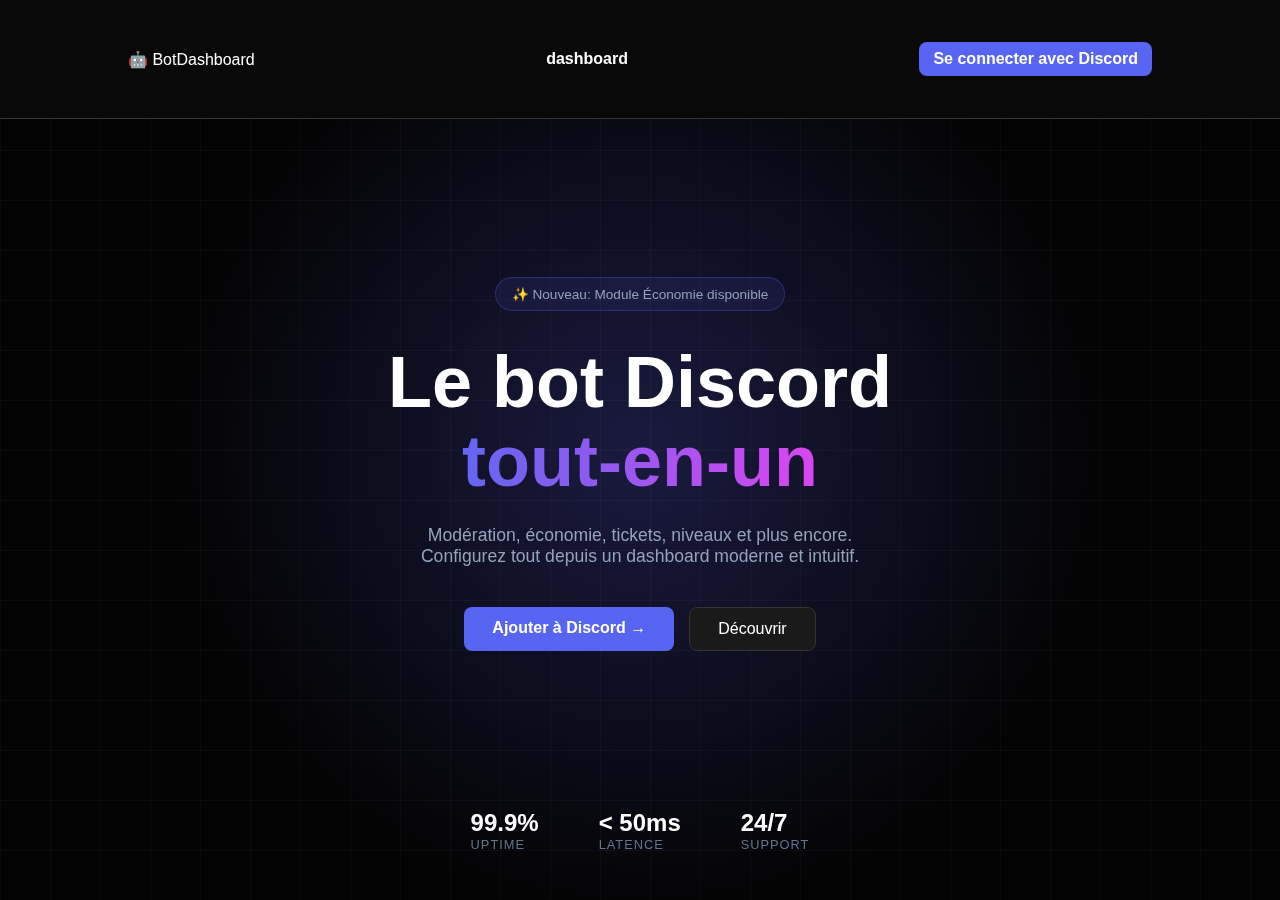
<file: dashboard/index.html>
<!DOCTYPE html>
<html lang="fr">

<head>
    <meta charset="UTF-8">
    <meta name="viewport" content="width=device-width, initial-scale=1.0">
    <title>BotDashboard - Discord</title>
    <link rel="stylesheet" href="style.css">
</head>

<body>

    <div class="grid-bg"></div>

    <header>
    <nav class="navbar">
        <div class="logo">
            <span class="icon">🤖</span> BotDashboard
        </div>

        <h4>dashboard</h4>
        <div class="user-menu">
            <!-- Bouton de connexion Discord - remplace TON_CLIENT_ID et redirect_uri par tes valeurs réelles -->
            <a id="discord-login" class="btn-discord" href="https://discord.com/api/oauth2/authorize?client_id=1457787688517374022&redirect_uri=http%3A%2F%2Ftonsite.com%2Fdis.php&response_type=code&scope=identify%20email">
                Se connecter avec Discord
            </a>
        </div>
    </nav>
    </header>

    <main class="hero">
        <div class="announcement">
            <span>✨</span> Nouveau: Module Économie disponible
        </div>

        <h1>Le bot Discord <br> <span class="gradient-text">tout-en-un</span></h1>

        <p class="description">
            Modération, économie, tickets, niveaux et plus encore.<br>
            Configurez tout depuis un dashboard moderne et intuitif.
        </p>

        <div class="cta-buttons">
            <a href="#" class="btn-primary">Ajouter à Discord <span>→</span></a>
            <a href="decouvrir.html" class="btn-secondary">Découvrir</a>
        </div>
    </main>

    <div class="stats-container">
        <div class="stat-card">
            <span class="stat-value">99.9%</span>
            <span class="stat-label">Uptime</span>
        </div>
        <div class="stat-card">
            <span class="stat-value">
                < 50ms</span>
                    <span class="stat-label">Latence</span>
        </div>
        <div class="stat-card">
            <span class="stat-value">24/7</span>
            <span class="stat-label">Support</span>
        </div>
    </div>

    <footer>

    </footer>

</body>

</html>
</file>
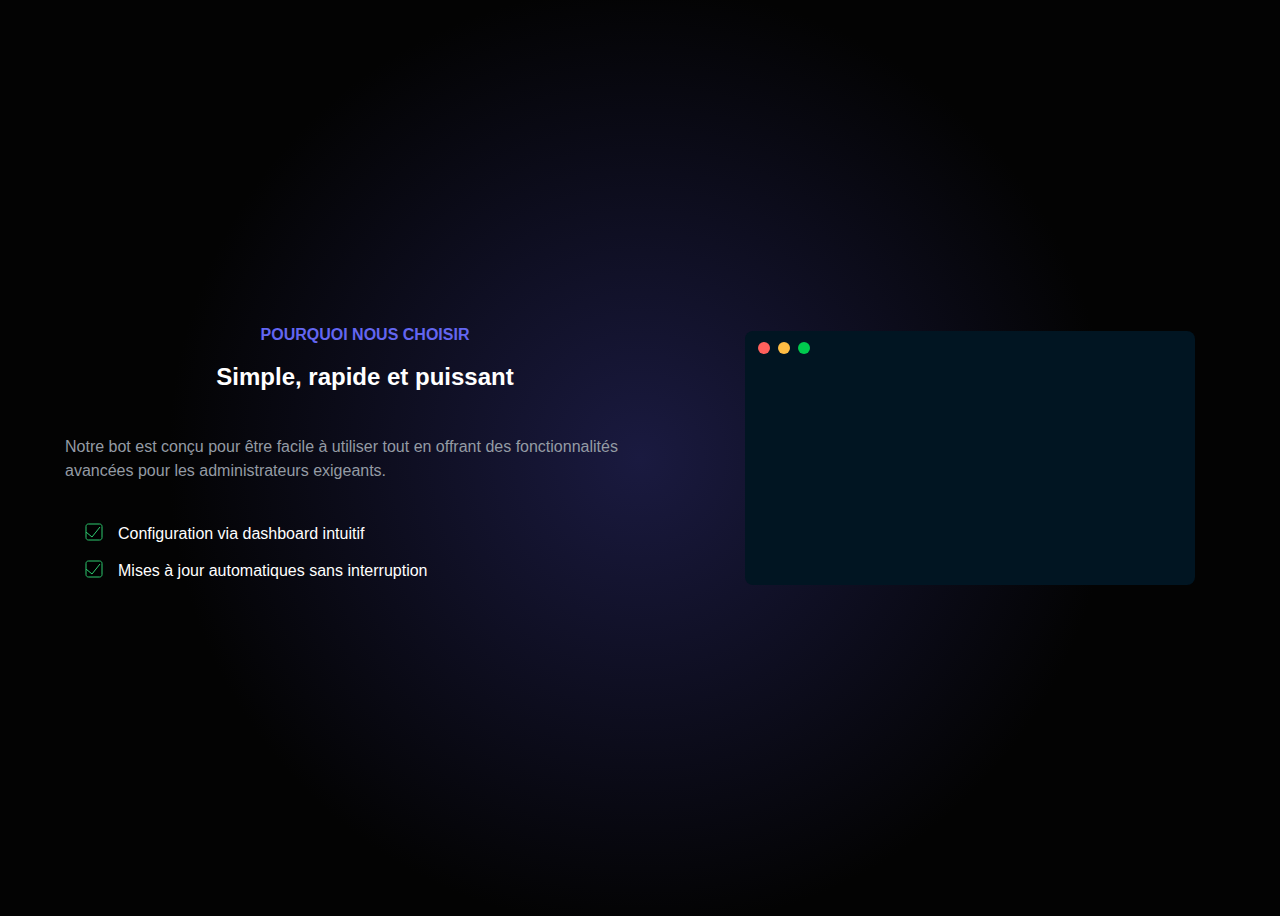
<file: dashboard/decouvrir.html>
<!DOCTYPE html>
<html lang="en">

<head>
    <meta charset="UTF-8">
    <meta name="viewport" content="width=device-width, initial-scale=1.0">
    <title>Document</title>
    <link rel="stylesheet" href="decouvrire.css">
</head>

<body>
    <main>
        <div class="info-section">
            <h5>Pourquoi nous choisir</h5>
            <h2>Simple, rapide et puissant</h2>
            <div class="description-container">
                <p class="bot-description">
                    Notre bot est conçu pour être facile à utiliser tout en offrant des
                    fonctionnalités avancées pour les administrateurs exigeants.
                </p>
            </div>

            <div class="features-list">
                <div class="feature-item">
                    <div class="container">
                        <input style="display: none;" id="cbx1" type="checkbox" checked />
                        <label class="check" for="cbx1">
                            <svg viewBox="0 0 18 18" height="18px" width="18px">
                                <path
                                    d="M1,9 L1,3.5 C1,2 2,1 3.5,1 L14.5,1 C16,1 17,2 17,3.5 L17,14.5 C17,16 16,17 14.5,17 L3.5,17 C2,17 1,16 1,14.5 L1,9 Z">
                                </path>
                                <polyline points="1 9 7 14 15 4"></polyline>
                            </svg>
                        </label>
                    </div>
                    <span class="feature-text">Configuration via dashboard intuitif</span>
                </div>

                <div class="feature-item">
                    <div class="container">
                        <input style="display: none;" id="cbx2" type="checkbox" checked />
                        <label class="check" for="cbx2">
                            <svg viewBox="0 0 18 18" height="18px" width="18px">
                                <path
                                    d="M1,9 L1,3.5 C1,2 2,1 3.5,1 L14.5,1 C16,1 17,2 17,3.5 L17,14.5 C17,16 16,17 14.5,17 L3.5,17 C2,17 1,16 1,14.5 L1,9 Z">
                                </path>
                                <polyline points="1 9 7 14 15 4"></polyline>
                            </svg>
                        </label>
                    </div>
                    <span class="feature-text">Mises à jour automatiques sans interruption</span>
                </div>
            </div>

            <!-- <ul>
                <li> Interface utilisateur intuitive</li>
                <li>Configuration rapide</li>
                <li>Support client dédié</li>
                <li>Mises à jour régulières</li>
                <li>100% gratuit, sans publicité</li>
            </ul> -->
        </div>
        <section class="card-content">
            <div class="card">
                <div class="tools">
                    <div class="circle">
                        <span class="red box"></span>
                    </div>
                    <div class="circle">
                        <span class="yellow box"></span>
                    </div>
                    <div class="circle">
                        <span class="green box"></span>
                    </div>
                </div>
                <div class="card__content">
                </div>
            </div>
        </section>
    </main>
</body>

</html>
</file>
<file: dashboard/style.css>
/* --- CONFIGURATION DE BASE --- */
* {
    margin: 0;
    padding: 0;
    box-sizing: border-box;
}

body {
    background-color: #030303;
    color: #ffffff;
    font-family: 'Inter', -apple-system, sans-serif;
    min-height: 100vh;
    display: flex;
    flex-direction: column;
    overflow-x: hidden;
    /* Effet de lumière diffuse au centre */
    background-image: radial-gradient(circle at 50% 50%, #1a1a40 0%, transparent 60%);
}
header {
    background-color: #090909;
    text-align: center;
    justify-content: space-between;
    border-bottom: 1px solid #333;
    padding: 10px 0;

}

/* header, .navbar, .logo, .icon, h4 , .user-menu {
} */


/* --- GRILLE DE FOND --- */
.grid-bg {
    position: fixed;
    top: 0;
    left: 0;
    width: 100%;
    height: 100%;
    background-image: 
        linear-gradient(to right, rgba(255, 255, 255, 0.03) 1px, transparent 1px),
        linear-gradient(to bottom, rgba(255, 255, 255, 0.03) 1px, transparent 1px);
    background-size: 50px 50px;
    z-index: -1;
}

/* --- NAVIGATION --- */
nav {
    display: flex;
    justify-content: space-between;
    padding: 2rem 10%;
    align-items: center;
}

/* --- SECTION CENTRALE --- */
.hero {
    flex: 1;
    display: flex;
    flex-direction: column;
    align-items: center;
    justify-content: center;
    text-align: center;
    padding: 0 20px;
}

.announcement {
    background: rgba(88, 101, 242, 0.1);
    border: 1px solid rgba(88, 101, 242, 0.3);
    padding: 8px 16px;
    border-radius: 100px;
    font-size: 0.85rem;
    color: #94a3b8;
    margin-bottom: 2rem;
}

h1 {
    font-size: clamp(2.5rem, 8vw, 4.5rem);
    font-weight: 800;
    line-height: 1.1;
    margin-bottom: 1.5rem;
}

/* Effet dégradé sur le texte */
.gradient-text {
    background: linear-gradient(90deg, #6366f1, #d946ef);
    background-clip: text;
    -webkit-text-fill-color: transparent;
}

.description {
    color: #94a3b8;
    font-size: 1.1rem;
    max-width: 600px;
    margin-bottom: 2.5rem;
}

/* --- BOUTONS --- */
.cta-buttons {
    display: flex;
    gap: 15px;
}

.btn-primary {
    background: #5865f2;
    color: white;
    text-decoration: none;
    padding: 12px 28px;
    border-radius: 8px;
    font-weight: 600;
    transition: transform 0.2s;
}

.btn-secondary {
    background: #1a1a1a;
    border: 1px solid #333;
    color: white;
    text-decoration: none;
    padding: 12px 28px;
    border-radius: 8px;
    transition: 0.2s;
}

.btn-primary:hover { transform: translateY(-2px); }
.btn-secondary:hover { background: #252525; }

/* --- FOOTER STATS --- */
.stats-container {
    display: flex;
    justify-content: center;
    gap: 60px;
    padding-bottom: 3rem;
}

.stat-card {
    display: flex;
    flex-direction: column;
}

.stat-value {
    font-size: 1.5rem;
    font-weight: bold;
}

.stat-label {
    font-size: 0.8rem;
    color: #64748b;
    text-transform: uppercase;
    letter-spacing: 1px;
}

/* --- USER MENU / DISCORD BUTTON --- */
.user-menu {
    display: flex;
    align-items: center;
    gap: 10px;
}

.btn-discord {
    background: #5865f2;
    color: #fff;
    text-decoration: none;
    padding: 8px 14px;
    border-radius: 8px;
    font-weight: 600;
    transition: transform 0.15s;
    display: inline-block;
}
.btn-discord:hover { transform: translateY(-2px); }
</file>
<file: dashboard/decouvrire.css>
/* From Uiverse.io by EmmaxPlay */ 


body {
    background-color: #030303;
    color: #ffffff;
    font-family: 'Inter', -apple-system, sans-serif;
    min-height: 100vh;
    display: flex;

    justify-content: center;
    align-items: center;
    overflow-x: hidden;
    /* Effet de lumière diffuse au centre */
    background-image: radial-gradient(circle at 50% 50%, #1a1a40 0%, transparent 60%);
}

main  {
    display: flex;
    flex: 1;
    align-items: center;
    justify-content: center;
    text-align: center;
    padding: 0 20px;
    gap: 60px;
        
}

main .card-content {
    display: flex;
    flex-direction: row;
    justify-content: end;
    align-items: center;
    gap: 40px;
    padding: 20px;
}

.card {
 width: 450px;
 height: 254px;
 margin: 0 auto;
 background-color: #011522;
 border-radius: 8px;
 z-index: 1;
}

.tools {
 display: flex;
 align-items: center;
 padding: 9px;
}

.circle {
 padding: 0 4px;
}

.box {
 display: inline-block;
 align-items: center;
 width: 10px;
 height: 10px;
 padding: 1px;
 border-radius: 50%;
}

.red {
 background-color: #ff605c;
}

.yellow {
 background-color: #ffbd44;
}

.green {
 background-color: #00ca4e;
}


/* Conteneur de la liste */
.features-list {
  display: block;
  gap: 15px; /* Espace entre les lignes */
  padding: 20px;
}

/* Alignement du check et du texte */
.feature-item {
  display: flex;
  align-items: center; /* Centre verticalement le texte et le check */
  gap: 15px; /* Espace entre le check et le texte */
}

/* Style du texte */
.feature-text {
  color: #ffffff;
  font-family: sans-serif;
  font-size: 16px;
  cursor: pointer;
}

/* --- Ton code CSS existant modifié pour la couleur verte --- */
.check svg {
  stroke: #ffffff; /* Couleur par défaut blanche */
}

/* Quand c'est coché : vert fluo */
#cbx1:checked + .check svg, 
#cbx2:checked + .check svg {
  stroke: #2ecc71; 
}

main .info-section {
    display: block;
    color: #ffffff;
}

main .info-section p {
    display: inline-block;
}

.feature-item {
    width: 100%;
    height: 100%;
    margin-bottom: 15px;
}

.description-container {
    padding: 20px 0;
}

.bot-description {
    display: block;         
    color: #949ba4;          
    font-family: 'Segoe UI', Tahoma, Geneva, Verdana, sans-serif;
    font-size: 16px;
    line-height: 1.5;        
    max-width: 600px;
    margin: 0 auto;          
    text-align: left;      
}

.info-section h5 {
    display: block;
    justify-content: flex-start;
    align-items: center;
    color: #6366f1;
    font-size: 1rem;
    margin-bottom: 10px;
    font-weight: 600;
    text-transform: uppercase;
}   

.info-section h2 {
    display: block;
    justify-content: flex-start;
    align-items: center;
    font-weight: 00;
    line-height: 1.1;
    margin-bottom: 1.5rem;
}
.info-section h2 .gradient-text {
    background: linear-gradient(90deg, #6366f1, #d946ef);
    background-clip: text;
    -webkit-text-fill-color: transparent;
}


/* ... garde le reste de ton code pour les animations path et polyline ... */
</file>
